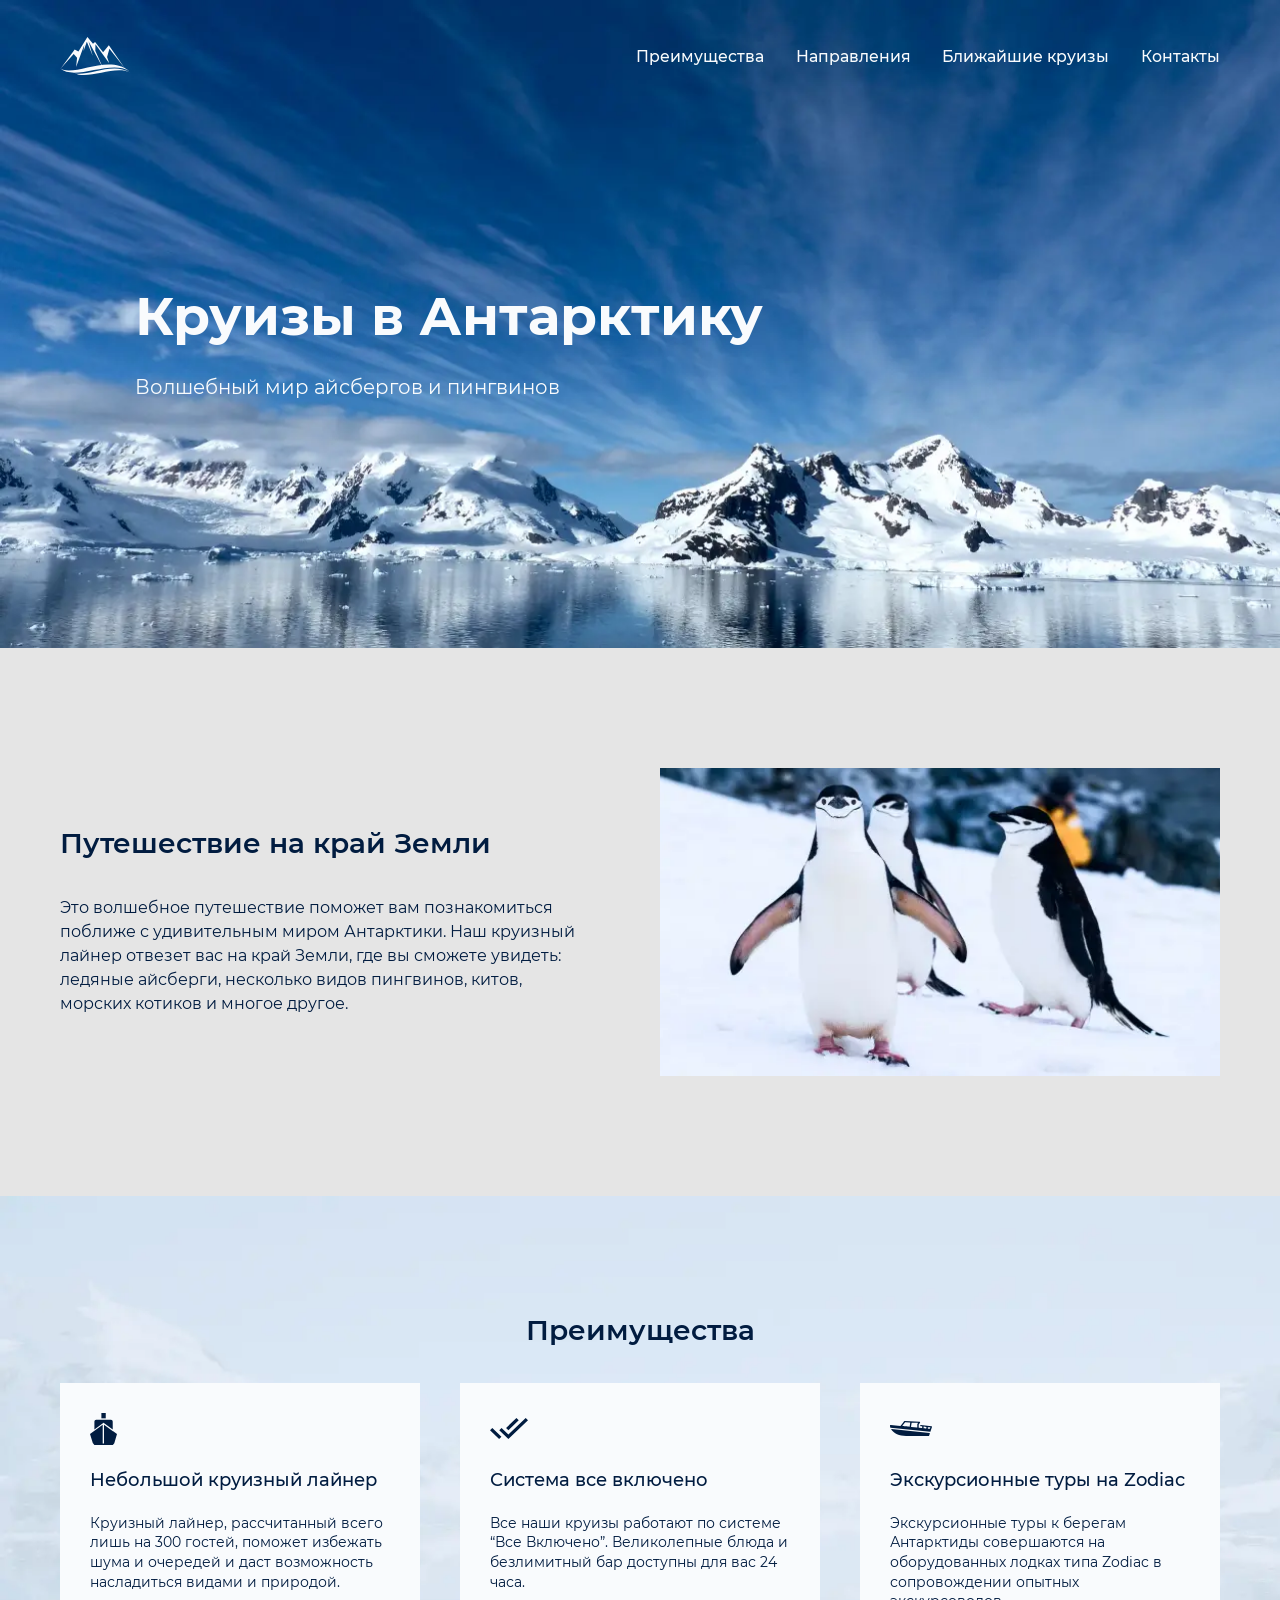
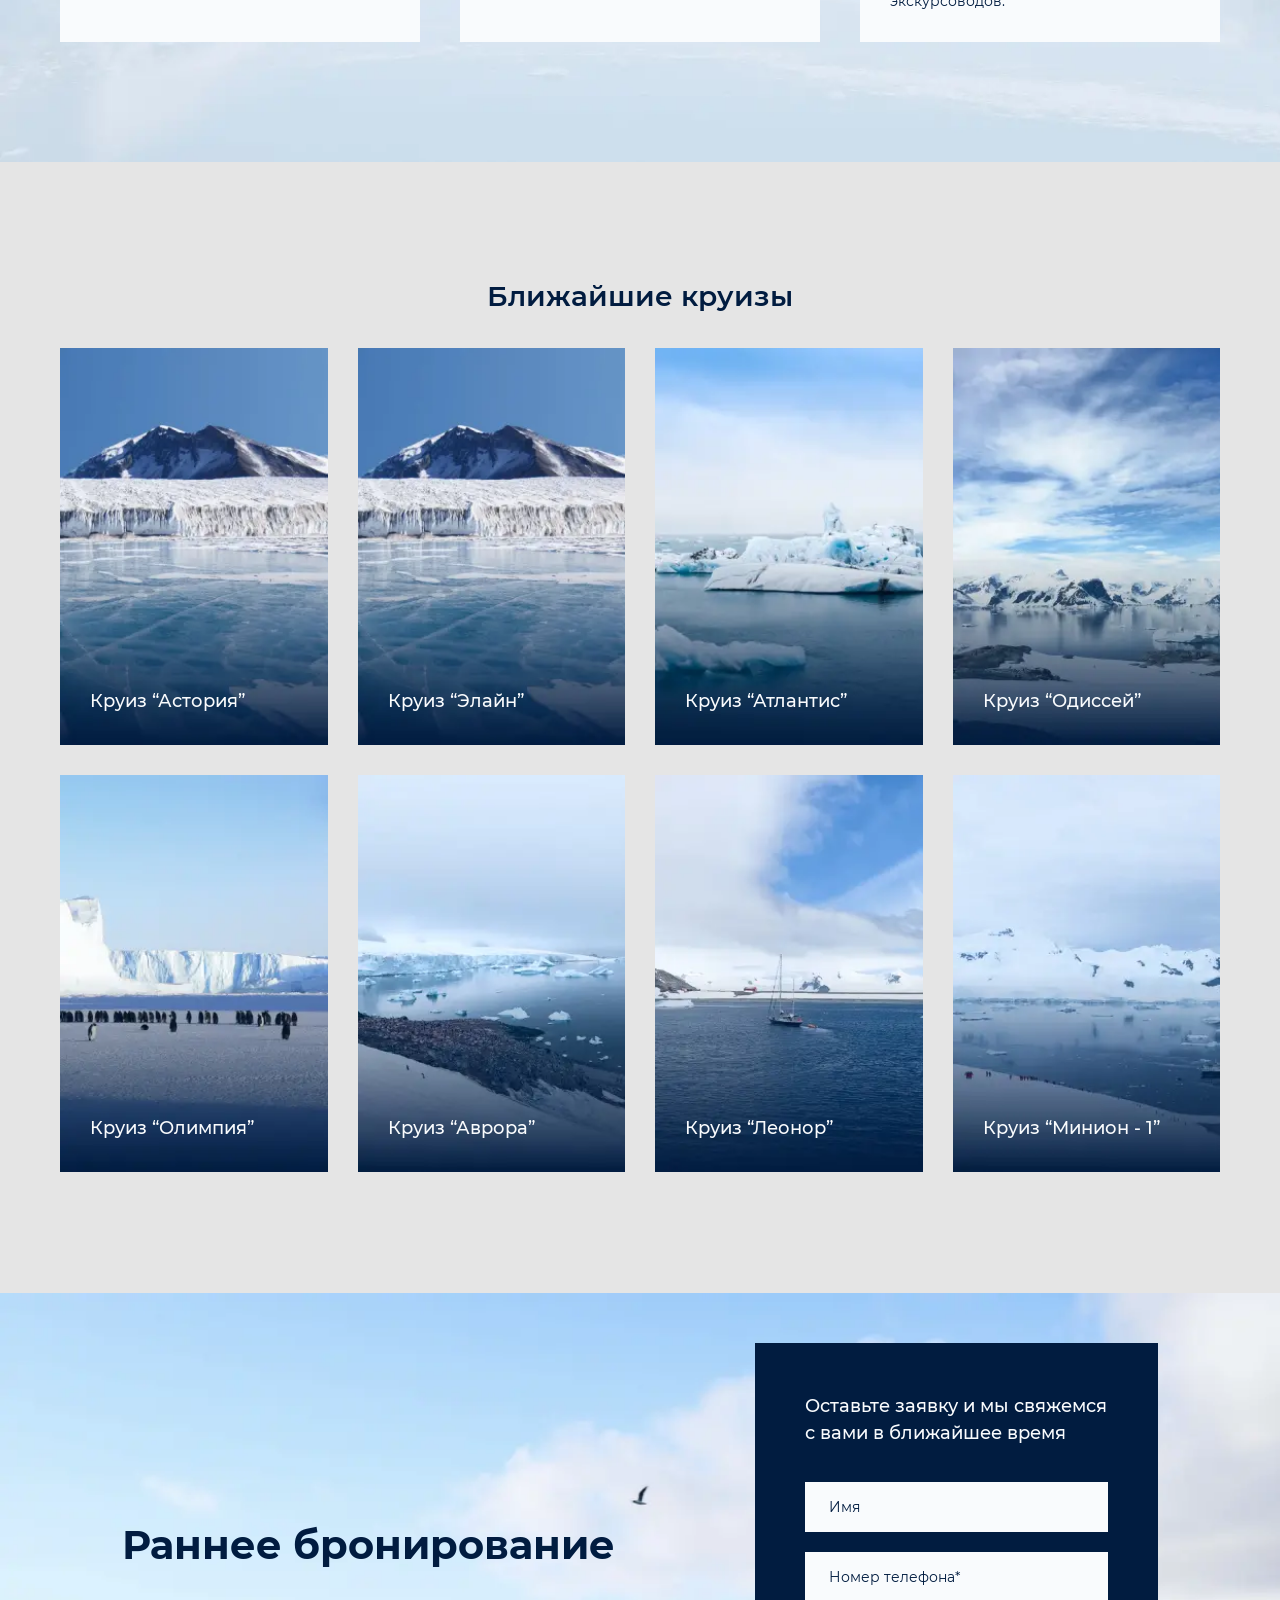
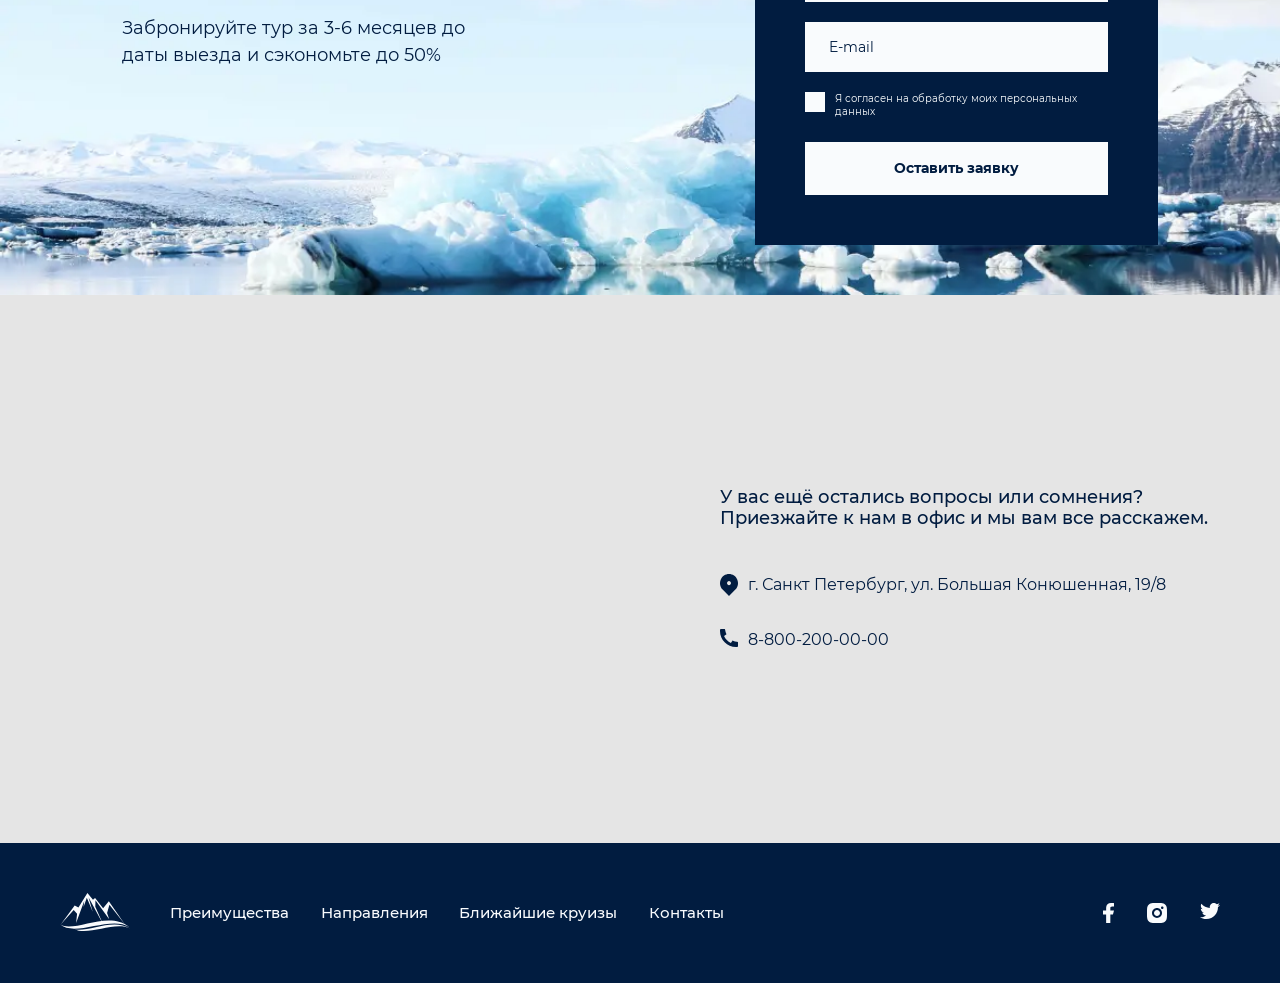
<file: index.html>
<!DOCTYPE html>
<html lang="ru">

<head>
	<title>Круизы в Антарктику </title>
	<meta charset="UTF-8">
	<meta name="format-detection" content="telephone=no">
	<!-- <style>body{opacity: 0;}</style> -->
	<link rel="stylesheet" href="css/style.min.css?_v=20220110163014">
	<link rel="shortcut icon" href="favicon.ico">
	<!-- <meta name="robots" content="noindex, nofollow"> -->
	<meta name="viewport" content="width=device-width, initial-scale=1.0">
</head>

<body>
	<div class="wrapper">
		<header class="header" data-fullscreen="true">
			<div class="header__container">
				<div class="header__body">
					<div class="header__logo logo">
						<a href="#">
							<svg width="70" height="38" viewBox="0 0 70 38">
								<use xlink:href="#logo" />
							</svg>
						</a>
						<!--<img src="img/icons/logo-mountain.svg" alt="">-->
					</div>
					<div class="header__menu menu">
						<button type="button" class="menu__icon icon-menu"><span></span></button>
						<nav class="menu__body">
							<!--<div class="burger__logo"><svg width="70" height="38" viewBox="0 0 70 38">
							<use xlink:href="#logo" />
						</svg></div>-->
							<ul class="menu__list">
								<li data-goto="#advantages" class="menu__item"><a href="#" class="menu__link">Преимущества </a></li>
								<li data-goto="#advantages" class="menu__item"><a href="#" class="menu__link">Направления</a></li>
								<li data-goto="#cruises" class="menu__item"><a href="#" class="menu__link">Ближайшие круизы</a></li>
								<li data-goto="#footer" class="menu__item"><a href="#" class="menu__link">Контакты</a></li>
							</ul>
						</nav>
					</div>
				</div>
			</div>
		</header>
		<main class="page">
			<section class="mainpage">
				<div class="mainpage__container">
					<div class="mainpage__body">
						<h1 class="mainpage__title">Круизы в Антарктику </h1>
						<p class="mainpage__subtitle">Волшебный мир айсбергов и пингвинов</p>
					</div>
				</div>
			</section>

			<section class="travel-description">
				<div class="travel-description__container">
					<div class="travel-description__body">
						<div class="travel-description__content">
							<h2 class="travel-description__title title">Путешествие на край Земли</h2>
							<p class="travel-description__text">Это волшебное путешествие поможет вам познакомиться поближе с удивительным миром Антарктики. Наш круизный лайнер отвезет вас на край Земли, где вы сможете увидеть: ледяные айсберги, несколько видов пингвинов, китов, морских котиков и многое другое.</p>
						</div>
						<div class="travel-description__image">
							<div class="travel-description__image-ibg"><picture><source srcset="img/travel-image.webp"type="image/webp"><img src="img/travel-image.jpg" alt=""></picture></div>
						</div>
					</div>
				</div>
			</section>

			<section id="advantages" class="advantages">
				<div class="advantages__container">
					<h2 class="advantages__title title">Преимущества</h2>
					<div class="advantages__body">
						<div class="advantages__items">
							<div class="advantages__item item-advantage">
								<div class="item-advantage__image"><svg width="27" height="32" viewBox="0 0 27 32" fill="none" xmlns="http://www.w3.org/2000/svg">
										<path d="M4.40549 16.3962L13.2165 9.93576C13.4162 9.8063 13.6711 9.8063 13.8708 9.93576L22.7254 16.3962V8.68818C22.7739 7.6312 21.9743 6.7343 20.9396 6.68484C20.9242 6.68407 20.9089 6.68356 20.8934 6.68322H6.23749C5.20189 6.70667 4.38094 7.58319 4.4039 8.6411C4.40423 8.6568 4.40473 8.67249 4.40549 8.68818V16.3962Z" />
										<path d="M15.7464 0H11.3845V5.34662H15.7464V0Z" />
										<path d="M24.2956 30.1638L27 21.03L23.2052 18.3122L22.9434 18.1785L14.0016 11.8072V30.6094H13.5217L12.6929 30.5649V11.8072L0 21.03L2.79163 30.1193L4.4039 31.9904C4.4039 31.9904 5.7624 31.9904 7.15817 31.9904C7.15817 31.9904 12.2467 31.997 13.5218 31.9904C14.8198 32.012 17.1251 31.9904 17.1251 31.9904H22.8127L24.2956 30.1638Z" />
									</svg>

								</div>
								<h3 class="item-advantage__title">Небольшой круизный лайнер</h3>
								<p class="item-advantage__text">Круизный лайнер, рассчитанный всего лишь на 300 гостей, поможет избежать шума и очередей и даст возможность насладиться видами и природой.</p>
							</div>
						</div>

						<div class="advantages__items">
							<div class="advantages__item item-advantage">
								<div class="item-advantage__image"><svg width="38" height="21" viewBox="0 0 38 21" fill="none" xmlns="http://www.w3.org/2000/svg">
										<path d="M28.7534 2.21506L26.4398 0L16.0732 9.93254L18.3868 12.1476L28.7534 2.21506ZM35.6945 0L18.3787 16.5699L11.5602 10.0421L9.24656 12.2572L18.3787 21L38 2.21506L35.6945 0ZM0 12.2572L9.1321 21L11.4458 18.7849L2.31368 10.0421L0 12.2572Z" fill="#011C40" />
									</svg>

								</div>
								<h3 class="item-advantage__title">Система все включено</h3>
								<p class="item-advantage__text">Все наши круизы работают
									по системе “Все Включено”. Великолепные блюда и безлимитный бар доступны для вас 24 часа.</p>
							</div>
						</div>

						<div class="advantages__items">
							<div class="advantages__item item-advantage">
								<div class="item-advantage__image"><svg width="42" height="15" viewBox="0 0 42 15" fill="" xmlns="http://www.w3.org/2000/svg">
										<path d="M39.555 12.056L1.57287 8.06841C1.28101 8.03777 1.0843 8.33255 1.23548 8.56735C3.66312 12.3403 9.41009 15 16.1 15H38.7584C38.9124 15 39.0475 14.9068 39.093 14.7698L39.8504 12.476C39.9148 12.281 39.7727 12.0788 39.555 12.056Z" />
										<path d="M41.8896 5.51766C41.7782 5.35594 41.597 5.24833 41.3933 5.22287L30.8932 3.91844C30.5145 3.87213 30.1582 4.1219 30.1065 4.47868C30.0547 4.83545 30.3248 5.16418 30.7078 5.21172L31.8964 5.35915C32.07 5.3807 32.2002 5.51896 32.2002 5.68199V6.69033C32.2002 6.884 32.0195 7.03534 31.8131 7.01447L29.0131 6.73466C28.8353 6.71769 28.7002 6.57744 28.7002 6.41113V3.55647C28.7002 3.49189 28.7205 3.42929 28.759 3.37579L29.9826 1.66575C30.1226 1.47009 30.1387 1.21962 30.0253 1.01028C29.9112 0.800253 29.6852 0.66329 29.4332 0.652208L14.7331 3.06689e-05C14.4972 -0.00195651 14.2683 0.0926639 14.1304 0.272657C14.1304 0.272657 11.3332 3.93541 10.72 4.74152C10.6465 4.83805 10.5233 4.88956 10.3973 4.87649L0.774214 3.91653C0.575451 3.89697 0.379396 3.95635 0.231739 4.07956C0.0847386 4.20353 0 4.37962 0 4.56481C0 5.19291 0.0875277 5.80856 0.252739 6.40601C0.289161 6.53778 0.412372 6.63362 0.55724 6.64929L40.1052 10.8012C40.2725 10.8188 40.4293 10.7229 40.479 10.5729L41.9694 6.06093C42.0295 5.87773 42.0001 5.67878 41.8896 5.51766ZM20.2007 1.90513L19.6547 5.46745C19.6281 5.64026 19.4635 5.76354 19.2767 5.74596C17.911 5.61748 12.7799 5.11465 12.7799 5.11465C12.5139 5.0879 12.3768 4.80419 12.5321 4.60073L14.9366 1.46428C15.0059 1.37424 15.1193 1.32273 15.2383 1.328L19.871 1.53345C20.0768 1.54254 20.23 1.71466 20.2007 1.90513ZM27.7894 2.3806L27.3589 2.98065C27.3204 3.03415 27.3001 3.09736 27.3001 3.16194V6.20187C27.3001 6.39554 27.1195 6.54687 26.913 6.52601L21.3577 5.97166C21.161 5.95209 21.0203 5.78379 21.0483 5.6012L21.6146 1.9078C21.6398 1.74149 21.7973 1.62019 21.9779 1.62799L27.5149 1.87386C27.7866 1.88556 27.9406 2.16927 27.7894 2.3806ZM36.4001 7.1097C36.4001 7.30337 36.2195 7.45471 36.013 7.43384C36.013 7.43384 34.5598 7.28121 33.9088 7.20952C33.7324 7.19064 33.6001 7.051 33.6001 6.88599V5.94292C33.6001 5.74596 33.7863 5.59333 33.9963 5.61939L36.0963 5.88025C36.2699 5.90241 36.4001 6.04068 36.4001 6.20378V7.1097ZM40.2662 6.78228L40.0065 7.56752C39.9576 7.71625 39.8014 7.81209 39.6348 7.79581L38.1123 7.64387C37.9352 7.62629 37.8001 7.48604 37.8001 7.31973V6.46532C37.8001 6.26836 37.9863 6.11573 38.1963 6.14179L39.9778 6.3629C40.192 6.38965 40.3299 6.58929 40.2662 6.78228Z" />
									</svg>


								</div>
								<h3 class="item-advantage__title">Экскурсионные туры на Zodiac</h3>
								<p class="item-advantage__text">Экскурсионные туры к берегам Антарктиды совершаются на оборудованных лодках типа Zodiac в сопровождении опытных экскурсоводов.</p>
							</div>
						</div>
					</div>
				</div>
			</section>

			<section id="cruises" class="cruises">
				<div class="cruises__container">
					<h2 class="cruises__title title">Ближайшие круизы</h2>

					<div class="cruises__body">

						<div class="cruises__item cruise-card">
							<div class="cruise-card__front">
								<div class="cruise-card__image-ibg"><picture><source srcset="img/card-astoria.webp"type="image/webp"><img src="img/card-astoria.jpg" alt="cruise-image" title="cruise-image" width="260" height="386"></picture></div>
								<p class="cruise-card__title">Круиз “Астория”</p>
							</div>
							<div class="cruise-card__info">
								<p class="cruise-card__title">Круиз “Астория”</p>
								<div class="info-cruise__body body-info">
									<div class=" info-cruise__item item-info">
										<p class="item-info__title">Маршрут</p>
										<p class="item-info__text">Аргентина - Фолклендские острова - Антарктида
										</p>
									</div>
									<div class="info-cruise__item item-info">
										<p class="item-info__title">Порт отправления</p>
										<p class="item-info__text">Ушуайя</p>
									</div>
									<div class="info-cruise__item item-info">
										<p class="item-info__title">Продолжительность</p>
										<p class="item-info__text">11 дней
										</p>
									</div>
									<div class="info-cruise__item item-info">
										<p class="item-info__title">Цена</p>
										<p class="item-info__text">от 11500 $
										</p>
									</div>
								</div>
								<a href="#" class="cruise-button button-white"><span>Забронировать</span> </a>
							</div>
						</div>

						<div class="cruises__item cruise-card">
							<div class="cruise-card__front">
								<div class="cruise-card__image-ibg"><picture><source srcset="img/card-astoria.webp"type="image/webp"><img src="img/card-astoria.jpg" alt="cruise-image" title="cruise-image" width="260" height="386"></picture></div>
								<p class="cruise-card__title">Круиз “Элайн”</p>
							</div>
							<div class="cruise-card__info">
								<p class="cruise-card__title">Круиз “Элайн”</p>
								<div class="info-cruise__body body-info">
									<div class=" info-cruise__item item-info">
										<p class="item-info__title">Маршрут</p>
										<p class="item-info__text">Аргентина - Фолклендские острова - Антарктида - Чили
										</p>
									</div>
									<div class="info-cruise__item item-info">
										<p class="item-info__title">Порт отправления</p>
										<p class="item-info__text">Буэнос-Айрес</p>
									</div>
									<div class="info-cruise__item item-info">
										<p class="item-info__title">Продолжительность</p>
										<p class="item-info__text">20 дней
										</p>
									</div>
									<div class="info-cruise__item item-info">
										<p class="item-info__title">Цена</p>
										<p class="item-info__text">от 14500 $
										</p>
									</div>
								</div>
								<a href="#" class="cruise-button button-white"><span>Забронировать</span> </a>
							</div>
						</div>

						<div class="cruises__item cruise-card">
							<div class="cruise-card__front">
								<div class="cruise-card__image-ibg"><picture><source srcset="img/card-atlantis.webp"type="image/webp"><img src="img/card-atlantis.jpg" alt="cruise-image" title="cruise-image" width="260" height="386"></picture></div>
								<p class="cruise-card__title">Круиз “Атлантис”</p>
							</div>
							<div class="cruise-card__info">
								<p class="cruise-card__title">Круиз “Атлантис”</p>
								<div class="info-cruise__body body-info">
									<div class=" info-cruise__item item-info">
										<p class="item-info__title">Маршрут</p>
										<p class="item-info__text">Аргентина - Южная Георгия и Южные Сандвичевы Острова - Антарктида
										</p>
									</div>
									<div class="info-cruise__item item-info">
										<p class="item-info__title">Порт отправления</p>
										<p class="item-info__text">Ушуайя</p>
									</div>
									<div class="info-cruise__item item-info">
										<p class="item-info__title">Продолжительность</p>
										<p class="item-info__text">15 дней
										</p>
									</div>
									<div class="info-cruise__item item-info">
										<p class="item-info__title">Цена</p>
										<p class="item-info__text">от 14500 $
										</p>
									</div>
								</div>
								<a href="#" class="cruise-button button-white"><span>Забронировать</span> </a>
							</div>
						</div>

						<div class="cruises__item cruise-card">
							<div class="cruise-card__front">
								<div class="cruise-card__image-ibg"><picture><source srcset="img/card-odissey.webp"type="image/webp"><img src="img/card-odissey.jpg" alt="cruise-image" title="cruise-image" width="260" height="386"></picture></div>
								<p class="cruise-card__title">Круиз “Одиссей”</p>
							</div>
							<div class="cruise-card__info">
								<p class="cruise-card__title">Круиз “Одиссей”</p>
								<div class="info-cruise__body body-info">
									<div class=" info-cruise__item item-info">
										<p class="item-info__title">Маршрут</p>
										<p class="item-info__text">Чили - Антарктида
										</p>
									</div>
									<div class="info-cruise__item item-info">
										<p class="item-info__title">Порт отправления</p>
										<p class="item-info__text">Пунта-Аренас
										</p>
									</div>
									<div class="info-cruise__item item-info">
										<p class="item-info__title">Продолжительность</p>
										<p class="item-info__text">13 дней
										</p>
									</div>
									<div class="info-cruise__item item-info">
										<p class="item-info__title">Цена</p>
										<p class="item-info__text">от 9700 $
										</p>
									</div>
								</div>
								<a href="#" class="cruise-button button-white"><span>Забронировать</span> </a>
							</div>
						</div>

						<div class="cruises__item cruise-card">
							<div class="cruise-card__front">
								<div class="cruise-card__image-ibg"><picture><source srcset="img/card-olimpia.webp"type="image/webp"><img src="img/card-olimpia.jpg" alt="cruise-image" title="cruise-image" width="260" height="386"></picture></div>
								<p class="cruise-card__title">Круиз “Олимпия”</p>
							</div>
							<div class="cruise-card__info">
								<p class="cruise-card__title">Круиз “Олимпия”</p>
								<div class="info-cruise__body body-info">
									<div class=" info-cruise__item item-info">
										<p class="item-info__title">Маршрут</p>
										<p class="item-info__text">Аргентина - Фолклендские острова - Южная Георгия - Антарктида
										</p>
									</div>
									<div class="info-cruise__item item-info">
										<p class="item-info__title">Порт отправления</p>
										<p class="item-info__text">Ушуайя</p>
									</div>
									<div class="info-cruise__item item-info">
										<p class="item-info__title">Продолжительность</p>
										<p class="item-info__text">21 день
										</p>
									</div>
									<div class="info-cruise__item item-info">
										<p class="item-info__title">Цена</p>
										<p class="item-info__text">от 18600 $
										</p>
									</div>
								</div>
								<a href="#" class="cruise-button button-white"><span>Забронировать</span> </a>
							</div>
						</div>

						<div class="cruises__item cruise-card">
							<div class="cruise-card__front">
								<div class="cruise-card__image-ibg"><picture><source srcset="img/card-aurora.webp"type="image/webp"><img src="img/card-aurora.jpg" alt="cruise-image" title="cruise-image" width="260" height="386"></picture></div>
								<p class="cruise-card__title">Круиз “Аврора”</p>
							</div>
							<div class="cruise-card__info">
								<p class="cruise-card__title">Круиз “Аврора”</p>
								<div class="info-cruise__body body-info">
									<div class=" info-cruise__item item-info">
										<p class="item-info__title">Маршрут</p>
										<p class="item-info__text">Аргентина - Антарктида - Чили
										</p>
									</div>
									<div class="info-cruise__item item-info">
										<p class="item-info__title">Порт отправления</p>
										<p class="item-info__text">Ушуайя</p>
									</div>
									<div class="info-cruise__item item-info">
										<p class="item-info__title">Продолжительность</p>
										<p class="item-info__text">14 дней
										</p>
									</div>
									<div class="info-cruise__item item-info">
										<p class="item-info__title">Цена</p>
										<p class="item-info__text">от 11700 $
										</p>
									</div>
								</div>
								<a href="#" class="cruise-button button-white"><span>Забронировать</span> </a>
							</div>
						</div>

						<div class="cruises__item cruise-card">
							<div class="cruise-card__front">
								<div class="cruise-card__image-ibg"><picture><source srcset="img/card-leonor.webp"type="image/webp"><img src="img/card-leonor.jpg" alt="cruise-image" title="cruise-image" width="260" height="386"></picture></div>
								<p class="cruise-card__title">Круиз “Леонор”</p>
							</div>
							<div class="cruise-card__info">
								<p class="cruise-card__title">Круиз “Леонор”</p>
								<div class="info-cruise__body body-info">
									<div class=" info-cruise__item item-info">
										<p class="item-info__title">Маршрут</p>
										<p class="item-info__text">Чили - Южная Георгия - Антарктида - Аргентина
										</p>
									</div>
									<div class="info-cruise__item item-info">
										<p class="item-info__title">Порт отправления</p>
										<p class="item-info__text">Чили - Южная Георгия - Антарктида - Аргентина</p>
									</div>
									<div class="info-cruise__item item-info">
										<p class="item-info__title">Продолжительность</p>
										<p class="item-info__text">17 дней
										</p>
									</div>
									<div class="info-cruise__item item-info">
										<p class="item-info__title">Цена</p>
										<p class="item-info__text">от 12500 $
										</p>
									</div>
								</div>
								<a href="#" class="cruise-button button-white"><span>Забронировать</span> </a>
							</div>
						</div>

						<div class="cruises__item cruise-card">
							<div class="cruise-card__front">
								<div class="cruise-card__image-ibg"><picture><source srcset="img/card-minion-1.webp"type="image/webp"><img src="img/card-minion-1.jpg" alt="cruise-image" title="cruise-image" width="260" height="386"></picture></div>
								<p class="cruise-card__title">Круиз “Минион - 1”</p>
							</div>
							<div class="cruise-card__info">
								<p class="cruise-card__title">Круиз “Минион - 1”</p>
								<div class="info-cruise__body body-info">
									<div class=" info-cruise__item item-info">
										<p class="item-info__title">Маршрут</p>
										<p class="item-info__text">Аргентина - Фолклендские острова - Антарктида
										</p>
									</div>
									<div class="info-cruise__item item-info">
										<p class="item-info__title">Порт отправления</p>
										<p class="item-info__text">Ушуайя</p>
									</div>
									<div class="info-cruise__item item-info">
										<p class="item-info__title">Продолжительность</p>
										<p class="item-info__text">11 дней
										</p>
									</div>
									<div class="info-cruise__item item-info">
										<p class="item-info__title">Цена</p>
										<p class="item-info__text">от 12300 $
										</p>
									</div>
								</div>
								<a href="#" class="cruise-button button-white"><span>Забронировать</span> </a>
							</div>
						</div>

					</div>
				</div>
			</section>

			<section class="booking">
				<div class="booking__container">
					<div class="booking__body">
						<div class="booking__content">
							<h5 class="booking__title">Раннее бронирование</h5>
							<p class="booking__text">Забронируйте тур за 3-6 месяцев
								до даты выезда и сэкономьте до 50%</p>
						</div>
						<div class="booking__form form-box">
							<p class="form-box__title">Оставьте заявку и мы свяжемся с вами в ближайшее время</p>
							<form data-dev data-popup-message=".popup" action="#" class="form">
								<div class="form__item form__name"><input id="name" class="form__input" type="text" placeholder=" "><label for="name" class="form__label">Имя</label></div>
								<div class="form__item form__phone"><input id="phone" class="form__input" type="tel" placeholder=" " required><label for="phone" class="form__label">Номер телефона*</label></div>
								<div class="form__item form__email"><input id="email" class="form__input" type="email" placeholder=" "><label for="email" class="form__label">E-mail</label></div>
								<div class="checkbox">
									<input id="c_1" data-error="Ошибка" class="checkbox__input" type="checkbox" value="1" name="form[]" required>
									<label for="c_1" class="checkbox__label"><span class="checkbox__text">Я согласен на обработку моих персональных данных</span></label>
								</div>
								<button data-dev class="form__button button-white"><span>Оставить заявку</span></button>

							</form>
						</div>
					</div>
				</div>
			</section>
		</main>
		<footer id="footer" class="footer">
			<div class="footer__top">
				<div class="footer__container">
					<div class="footer__body">
						<div class="footer__map">
							<!--<iframe src="https://yandex.ru/map-widget/v1/?um=constructor%3A89e890160628f506641a7f3c91950913558fe32edab5dac98abb16bc0fd6cffd&amp;source=constructor" width="100%" height="306" frameborder="0"></iframe>-->
							<iframe src="https://www.google.com/maps/embed?pb=!1m18!1m12!1m3!1d1998.6036253002721!2d30.32085871556105!3d59.938719169054814!2m3!1f0!2f0!3f0!3m2!1i1024!2i768!4f13.1!3m3!1m2!1s0x4696310fca145cc1%3A0x42b32648d8238007!2z0JHQvtC70YzRiNCw0Y8g0JrQvtC90Y7RiNC10L3QvdCw0Y8g0YPQuy4sIDE5LzgsINCh0LDQvdC60YIt0J_QtdGC0LXRgNCx0YPRgNCzLCAxOTExODY!5e0!3m2!1sru!2sru!4v1641819251901!5m2!1sru!2sru" width="560" height="306" style="border:0;" allowfullscreen="" loading="lazy"></iframe>
						</div>
						<div class="footer__content">
							<p class="footer__text">У вас ещё остались вопросы или сомнения?
								Приезжайте к нам в офис и мы вам все расскажем.</p>
							<p class="footer__adress footer__contact">г. Санкт Петербург, ул. Большая Конюшенная, 19/8</p>
							<p class="footer__phone footer__contact">8-800-200-00-00</p>
						</div>
					</div>
				</div>
			</div>

			<div class="footer__bottom bottom">
				<div class="footer__container">
					<div class="bottom__body">
						<div class="bottom__logo logo">
							<a href="#">
								<svg width="70" height="38" viewBox="0 0 70 38">
									<symbol>
										<g id="logo">
											<path fill-rule="evenodd" clip-rule="evenodd" d="M0.903517 31.125L14.6726 12.5429L18.4395 14.556L27.4026 0L32.9879 6.65881L35.0665 4.95532L43.1199 15.1755L48.8355 8.36191L64.8126 31.125L49.42 11.7689L47.0817 19.8984L49.225 26.3249L35.456 7.35558L35.3069 13.8279L43.1199 31.125L28.5064 4.33574L32.7282 18.8145L26.8181 4.72292L23.5706 14.0916L24.2198 7.97472L16.1013 30.0411L17.0753 20.75L13.6981 17.0338L0.903517 31.125Z" />
											<path fill-rule="evenodd" clip-rule="evenodd" d="M69.4414 34.0314C47.641 16.428 13.7091 40.6289 0 31.2961C15.0723 44.5215 50.3019 22.1644 69.4414 34.0314Z" />
											<path fill-rule="evenodd" clip-rule="evenodd" d="M70 35.4157C52.8956 24.5171 27.4568 39.6838 14.4189 36.1717C28.5467 43.0283 54.8482 27.8361 70 35.4157Z" />
										</g>
									</symbol>
									<use xlink:href="#logo" />
								</svg>
							</a>
						</div>
						<div class="bottom__menu menu">
							<nav class="menu__body">
								<ul class="menu__list">
									<li class="menu__item"><a href="" class="menu__link">Преимущества </a></li>
									<li class="menu__item"><a href="" class="menu__link">Направления</a></li>
									<li class="menu__item"><a href="" class="menu__link">Ближайшие круизы</a></li>
									<li class="menu__item"><a href="" class="menu__link">Контакты</a></li>
								</ul>
							</nav>
						</div>
						<div class="bottom__social">
							<ul class="social">
								<li class="social__item facebook"><a href="#"><img src="img/icons/social-facebook.svg" alt="social-icon" title="facebook" width="11" height="20"></a></li>
								<li class="social__item instagram"><a href="#"><img src="img/icons/social-instagram.svg" alt="social-icon" title="instagram" width="20" height="20"></a></li>
								<li class="social__item twitter"><a href="#"><img src="img/icons/social-twitter.svg" alt="social-icon" title="twitter" width="20" height="16"></a></li>
							</ul>
						</div>
					</div>
				</div>
			</div>


			<!--<svg width="70" height="38" viewBox="0 0 70 38">
		<symbol>
			<g id="logo">
				<path fill-rule="evenodd" clip-rule="evenodd" d="M0.903517 31.125L14.6726 12.5429L18.4395 14.556L27.4026 0L32.9879 6.65881L35.0665 4.95532L43.1199 15.1755L48.8355 8.36191L64.8126 31.125L49.42 11.7689L47.0817 19.8984L49.225 26.3249L35.456 7.35558L35.3069 13.8279L43.1199 31.125L28.5064 4.33574L32.7282 18.8145L26.8181 4.72292L23.5706 14.0916L24.2198 7.97472L16.1013 30.0411L17.0753 20.75L13.6981 17.0338L0.903517 31.125Z" />
				<path fill-rule="evenodd" clip-rule="evenodd" d="M69.4414 34.0314C47.641 16.428 13.7091 40.6289 0 31.2961C15.0723 44.5215 50.3019 22.1644 69.4414 34.0314Z" />
				<path fill-rule="evenodd" clip-rule="evenodd" d="M70 35.4157C52.8956 24.5171 27.4568 39.6838 14.4189 36.1717C28.5467 43.0283 54.8482 27.8361 70 35.4157Z" />
			</g>
		</symbol>


	</svg>-->

		</footer>
	</div>
	<div id="popup" aria-hidden="true" class="popup">
		<div class="popup__wrapper">
			<div class="popup__content">
				<button data-close type="button" class="popup__close"><span></span></button>
				<div class="popup__text">
					<p><span class="popup-big">Спасибо!</span> </p>
					<p>Ваша заявка принята. В ближайшее время мы с вами свяжемся.</p>

				</div>
			</div>
		</div>
	</div>
	<script src="js/app.min.js?_v=20220110163014"></script>
</body>

</html>
</file>
<file: css/style.min.css>
@charset "UTF-8";@font-face{font-family:Montserrat;font-display:swap;src:url(../fonts/Montserrat-Bold.woff2) format("woff2"),url(../fonts/Montserrat-Bold.woff) format("woff");font-weight:700;font-style:normal}@font-face{font-family:Montserrat;font-display:swap;src:url(../fonts/Montserrat-Medium.woff2) format("woff2"),url(../fonts/Montserrat-Medium.woff) format("woff");font-weight:500;font-style:normal}@font-face{font-family:Montserrat;font-display:swap;src:url(../fonts/Montserrat-Regular.woff2) format("woff2"),url(../fonts/Montserrat-Regular.woff) format("woff");font-weight:400;font-style:normal}@font-face{font-family:Montserrat;font-display:swap;src:url(../fonts/Montserrat-SemiBold.woff2) format("woff2"),url(../fonts/Montserrat-SemiBold.woff) format("woff");font-weight:600;font-style:normal}*{padding:0;margin:0;border:0}*,:after,:before{-webkit-box-sizing:border-box;box-sizing:border-box}body,html{height:100%;min-width:320px}body{color:#011c40;line-height:1;font-family:Montserrat;font-size:.875rem;-ms-text-size-adjust:100%;-moz-text-size-adjust:100%;-webkit-text-size-adjust:100%;-webkit-font-smoothing:antialiased;-moz-osx-font-smoothing:grayscale}button,input,textarea{font-family:Montserrat;font-size:inherit}button{cursor:pointer;color:inherit;background-color:inherit}a{color:inherit}a:link,a:visited{text-decoration:none}a:hover{text-decoration:none}ul li{list-style:none}img{vertical-align:top}h1,h2,h3,h4,h5,h6{font-weight:inherit;font-size:inherit}.wrapper{min-height:100%;display:-webkit-box;display:-ms-flexbox;display:flex;-webkit-box-orient:vertical;-webkit-box-direction:normal;-ms-flex-direction:column;flex-direction:column;overflow:hidden}.wrapper>main{-webkit-box-flex:1;-ms-flex:1 1 auto;flex:1 1 auto}.wrapper>*{min-width:0}[class*=__container]{max-width:72.5rem;-webkit-box-sizing:content-box;box-sizing:content-box;margin:0 auto;padding:0 .9375rem}.checkbox{position:relative}.checkbox:not(:last-child){margin-bottom:.3125em}.checkbox__input{position:absolute;width:0;height:0;opacity:0}.checkbox__input:focus+.checkbox__label:before{-webkit-box-shadow:0 0 5px #000;box-shadow:0 0 5px #000}.checkbox__input:checked+.checkbox__label:before{background:#f9fbfd url(../img/icons/icon-check.svg) center/12px 8px no-repeat}.checkbox__label{cursor:pointer;display:-webkit-inline-box;display:-ms-inline-flexbox;display:inline-flex;-webkit-box-align:center;-ms-flex-align:center;align-items:center;position:relative;gap:10px}.checkbox__label:before{content:"";-ms-flex-item-align:start;align-self:flex-start;-webkit-box-flex:0;-ms-flex:0 0 20px;flex:0 0 20px;width:20px;height:20px;background-color:#f9fbfd}.checkbox__text{font-size:.625rem;line-height:130%;color:#f9fbfd}body::after{content:"";background-color:rgba(0,0,0,.5);position:fixed;width:100%;height:100%;top:0;left:0;opacity:0;-webkit-transition:opacity .8s ease 0s;-o-transition:opacity .8s ease 0s;transition:opacity .8s ease 0s;pointer-events:none;z-index:149}body.popup-show::after{opacity:1}.popup{position:fixed;top:0;left:0;bottom:0;right:0;padding:30px 10px;-webkit-transition:visibility .8s ease 0s;-o-transition:visibility .8s ease 0s;transition:visibility .8s ease 0s;visibility:hidden;pointer-events:none}.popup_show{z-index:150;visibility:visible;overflow:auto;pointer-events:auto}.popup_show .popup__content{visibility:visible;-webkit-transform:scale(1);-ms-transform:scale(1);transform:scale(1);display:-ms-grid;display:grid}.popup__wrapper{display:-webkit-box;display:-ms-flexbox;display:flex;-webkit-box-orient:vertical;-webkit-box-direction:normal;-ms-flex-direction:column;flex-direction:column;-webkit-box-align:center;-ms-flex-align:center;align-items:center;min-height:100%;-webkit-box-flex:1;-ms-flex:1 1 auto;flex:1 1 auto;width:100%;display:flex;-webkit-box-pack:center;-ms-flex-pack:center;justify-content:center;align-items:center}.popup__content{visibility:hidden;-webkit-transform:scale(0);-ms-transform:scale(0);transform:scale(0);-webkit-transition:-webkit-transform .3s ease 0s;transition:-webkit-transform .3s ease 0s;-o-transition:transform .3s ease 0s;transition:transform .3s ease 0s;transition:transform .3s ease 0s,-webkit-transform .3s ease 0s;background-color:#eee;padding:20px;width:100%;max-width:900px;border-radius:20px}.lock .popup__content{visibility:visible}.popup__close{-ms-grid-column-align:end;justify-self:end}.popup__close span{position:relative;display:block;width:20px;height:20px}.popup__close span:after,.popup__close span:before{position:absolute;content:"";display:inline-block;width:20px;height:2px;background-color:#011c40}.popup__close span:before{-webkit-transform:rotate(45deg);-ms-transform:rotate(45deg);transform:rotate(45deg);left:0}.popup__close span:after{-webkit-transform:rotate(-45deg);-ms-transform:rotate(-45deg);transform:rotate(-45deg);right:0}.popup__text{font-size:24px;font-weight:500;text-align:center;-ms-grid-column-align:center;justify-self:center;max-width:500px}.popup__text span.popup-big{font-weight:700;font-size:28px}.popup__text>:not(:last-child){margin-bottom:30px}[class*=-ibg]{position:relative}[class*=-ibg] img{position:absolute;width:100%;height:100%;top:0;left:0;-o-object-fit:cover;object-fit:cover}[class*=-ibg_contain] img{-o-object-fit:contain;object-fit:contain}.logo{min-width:38px;-webkit-transition:all .3s ease-in 0s;-o-transition:all .3s ease-in 0s;transition:all .3s ease-in 0s}.logo a svg{fill:#f9fbfd;width:70px;height:38px;-webkit-transition:all .5s ease 0s;-o-transition:all .5s ease 0s;transition:all .5s ease 0s;max-width:100%}.header{color:#f9fbfd;position:fixed;z-index:33;width:100%;-webkit-transition:all .3s ease 0s;-o-transition:all .3s ease 0s;transition:all .3s ease 0s}.header._header-scroll:before{content:"";position:absolute;width:100%;height:100%;top:0;left:0;background:-webkit-gradient(linear,left top,left bottom,color-stop(8%,#020024),color-stop(49%,rgba(9,9,121,.9247898989)),color-stop(69%,rgba(9,9,121,.9247898989)),color-stop(85%,rgba(9,13,121,.3)),to(rgba(9,13,121,0)));background:-o-linear-gradient(top,#020024 8%,rgba(9,9,121,.9247898989) 49%,rgba(9,9,121,.9247898989) 69%,rgba(9,13,121,.3) 85%,rgba(9,13,121,0) 100%);background:linear-gradient(180deg,#020024 8%,rgba(9,9,121,.9247898989) 49%,rgba(9,9,121,.9247898989) 69%,rgba(9,13,121,.3) 85%,rgba(9,13,121,0) 100%);-webkit-transition:all .3s ease 0s;-o-transition:all .3s ease 0s;transition:all .3s ease 0s}.header__body{display:-webkit-box;display:-ms-flexbox;display:flex;-webkit-column-gap:15px;-moz-column-gap:15px;column-gap:15px;-webkit-box-pack:justify;-ms-flex-pack:justify;justify-content:space-between;-webkit-box-align:center;-ms-flex-align:center;align-items:center}.header__logo{position:relative}.menu__list{display:-webkit-box;display:-ms-flexbox;display:flex;-webkit-box-align:center;-ms-flex-align:center;align-items:center;-ms-flex-wrap:wrap;flex-wrap:wrap}.menu__list{display:-webkit-box;display:-ms-flexbox;display:flex;-webkit-box-align:center;-ms-flex-align:center;align-items:center;-ms-flex-wrap:wrap;flex-wrap:wrap;row-gap:10px}.menu__link{position:relative}.menu__link:after{content:"";width:0;position:absolute;height:1px;left:0;bottom:-2px;background-color:#f9fbfd;-webkit-transition:all .3s ease 0s;-o-transition:all .3s ease 0s;transition:all .3s ease 0s}.menu__link:hover:after{width:100%}.menu-open .header .menu__body{left:0}.menu-open .header__menu .menu__list{-webkit-transform:translate(0);-ms-transform:translate(0);transform:translate(0)}.menu-open .menu__link:after{background-color:#011c40}.menu-open .logo{position:relative;z-index:30}.menu-open .logo svg{fill:#011c40}.menu-open .icon-menu span,.menu-open .icon-menu::after,.menu-open .icon-menu::before{background-color:#011c40}.menu__list{font-weight:500}.icon-menu{display:none}.footer__top{background-color:#e5e5e5;padding-top:7.5rem;padding-bottom:7.5rem}.footer__body{display:-webkit-box;display:-ms-flexbox;display:flex;-webkit-box-align:center;-ms-flex-align:center;align-items:center;-webkit-box-pack:justify;-ms-flex-pack:justify;justify-content:space-between;gap:30px}.footer__map{overflow:hidden;max-width:560px;-webkit-box-flex:1;-ms-flex-positive:1;flex-grow:1}.footer__map iframe{width:100%}.footer__content{line-height:150%;max-width:500px}.footer__text{font-weight:500;font-size:1.125rem;margin-bottom:45px}.footer__contact{font-size:1rem;display:-webkit-box;display:-ms-flexbox;display:flex;-webkit-box-align:center;-ms-flex-align:center;align-items:center;min-height:22px;-webkit-column-gap:10px;-moz-column-gap:10px;column-gap:10px}.footer__adress{margin-bottom:33px}.footer__adress:before{content:"";width:18px;height:22px;background:url(../img/icons/icon-map.svg) 0 0/18px 22px no-repeat}.footer__phone{min-height:18px}.footer__phone:before{content:"";width:18px;height:22px;background:url(../img/icons/icon-phone.svg) 0 0/18px 18px no-repeat}.bottom{background-color:#011c40;color:#f9fbfd}.bottom__body{display:-ms-grid;display:grid;-ms-grid-columns:auto auto 1fr;grid-template-columns:auto auto 1fr;-webkit-box-align:center;-ms-flex-align:center;align-items:center;-webkit-box-pack:start;-ms-flex-pack:start;justify-content:start;gap:40px}.bottom__menu{font-weight:500;line-height:125%}.social{-ms-grid-column-align:end;justify-self:end;display:-ms-grid;display:grid;-ms-grid-columns:1fr;grid-template-columns:1fr;grid-auto-flow:column;gap:33px;justify-items:end;-webkit-transition:all .3s ease 0s;-o-transition:all .3s ease 0s;transition:all .3s ease 0s}.social li{-webkit-transition:all .3s ease 0s;-o-transition:all .3s ease 0s;transition:all .3s ease 0s}.social li:hover{-webkit-transform:scale(1.2);-ms-transform:scale(1.2);transform:scale(1.2)}.social__item img{width:100%;height:auto}li.social__item:hover{-webkit-transform:scale(1.5);-ms-transform:scale(1.5);transform:scale(1.5)}.no-webp .mainpage{background:url(../img/mainpage-bg.jpg) 0 0/cover no-repeat}.mainpage{color:#f9fbfd;padding-top:283px;padding-bottom:100px;min-height:31.25rem}.mainpage__body{display:-webkit-box;display:-ms-flexbox;display:flex;-webkit-box-orient:vertical;-webkit-box-direction:normal;-ms-flex-direction:column;flex-direction:column;-webkit-box-pack:center;-ms-flex-pack:center;justify-content:center}.mainpage__title{font-weight:700;line-height:122%;margin-bottom:1.875rem}.travel-description{background-color:#e5e5e5;padding-top:7.5rem;padding-bottom:7.5rem}.travel-description__body{display:-webkit-box;display:-ms-flexbox;display:flex;-webkit-box-align:center;-ms-flex-align:center;align-items:center}.travel-description__content{-webkit-transition:all .3s ease 0s;-o-transition:all .3s ease 0s;transition:all .3s ease 0s}.travel-description__text{font-size:1rem;line-height:150%}.travel-description__image{-ms-flex-item-align:start;align-self:flex-start;-webkit-box-flex:0;-ms-flex:0 0 48.275%;flex:0 0 48.275%}.travel-description__image-ibg{padding-bottom:55%}.title{font-weight:600;font-size:28px}.no-webp .advantages{background:url(../img/advantages-bg.jpg) 0 0/cover no-repeat}.advantages{padding-top:7.5rem;padding-bottom:7.5rem}.advantages__title{text-align:center}.advantages__body{display:-webkit-box;display:-ms-flexbox;display:flex;margin:0 -20px;-ms-flex-wrap:wrap;flex-wrap:wrap;row-gap:20px}.advantages__items{padding:0 20px;display:-webkit-box;display:-ms-flexbox;display:flex;-webkit-box-flex:0;-ms-flex:0 0 33.333%;flex:0 0 33.333%}.advantages__item{background:#f9fbfd;padding:1.875rem;display:-webkit-box;display:-ms-flexbox;display:flex;-webkit-box-orient:vertical;-webkit-box-direction:normal;-ms-flex-direction:column;flex-direction:column;-webkit-transition:all .3s ease-in 0s;-o-transition:all .3s ease-in 0s;transition:all .3s ease-in 0s}.advantages__item:hover{background:#011c40;color:#f9fbfd}.item-advantage__image{min-height:32px;margin-bottom:22px;display:-webkit-box;display:-ms-flexbox;display:flex;-webkit-box-align:center;-ms-flex-align:center;align-items:center}.item-advantage__title{font-size:1.125rem;font-weight:500;line-height:150%;margin-bottom:20px}.item-advantage__text{line-height:140%;-webkit-box-flex:1;-ms-flex:1 0 auto;flex:1 0 auto}.item-advantage svg path{fill:#011c40;-webkit-transition:all .3s ease-in 0s;-o-transition:all .3s ease-in 0s;transition:all .3s ease-in 0s}.item-advantage:hover svg path{fill:#f9fbfd}.cruises{background-color:#e5e5e5;padding-top:7.5rem;padding-bottom:7.5rem}.cruises__title{text-align:center}.cruises__body{color:#f9fbfd;display:-ms-grid;display:grid;-ms-grid-columns:(1fr)[4];grid-template-columns:repeat(4,1fr);gap:30px}.cruise-card{position:relative;overflow:hidden;min-height:386px}.cruise-card:hover{overflow:visible}.cruise-card:hover .cruise-card__info{top:0;left:0;z-index:3;-webkit-transform:perspective(600px) scale(1) rotateX(0);transform:perspective(600px) scale(1) rotateX(0)}.cruise-card:hover .cruise-card__front{z-index:3;-webkit-transform:perspective(600px) scale(0) rotateX(45deg);transform:perspective(600px) scale(0) rotateX(45deg)}.cruise-card__front{position:relative;-webkit-transform:perspective(600px) scale(1) rotateX(0);transform:perspective(600px) scale(1) rotateX(0);-webkit-transition:all .3s ease 0s;-o-transition:all .3s ease 0s;transition:all .3s ease 0s;-webkit-backface-visibility:hidden;backface-visibility:hidden}.cruise-card__front .cruise-card__title{position:absolute;bottom:1.875rem;left:1.875rem}.cruise-card__image-ibg{padding-bottom:148.462%}.cruise-card__title{font-size:1.125rem;line-height:150%;font-weight:500}.cruise-card__info{position:absolute;left:0;top:0;min-height:386px;width:100%;padding:35px 25px;background-color:#011c40;display:-ms-grid;display:grid;row-gap:25px;-webkit-transform:perspective(600px) scale(0) rotateX(45deg);transform:perspective(600px) scale(0) rotateX(45deg);-webkit-transition:all .3s ease-in 0s;-o-transition:all .3s ease-in 0s;transition:all .3s ease-in 0s;-webkit-backface-visibility:hidden;backface-visibility:hidden}.cruise-card__info .cruise-card__title{margin-bottom:5px;line-height:150%}.info-cruise__item{line-height:140%;font-size:.875rem}.item-info{display:-webkit-box;display:-ms-flexbox;display:flex;-webkit-box-orient:vertical;-webkit-box-direction:normal;-ms-flex-direction:column;flex-direction:column;row-gap:10px}.item-info__title{font-weight:500}.body-info{-webkit-box-orient:vertical;-webkit-box-direction:normal;-ms-flex-direction:column;flex-direction:column;row-gap:20px}.cruise-button{-ms-flex-item-align:end;-ms-grid-row-align:end;align-self:end}.button-white{position:relative;display:block;padding:14px;background-color:#f9fbfd;color:#011c40;font-weight:700;font-size:.875rem;line-height:150%;text-align:center;border:2px solid transparent}.button-white span{position:relative;z-index:5;-webkit-transition:all .3s ease 0s;-o-transition:all .3s ease 0s;transition:all .3s ease 0s}.button-white:hover{border-color:#f9fbfd}.button-white:hover span{color:#f9fbfd}.button-white:before{content:"";position:absolute;background-color:#011c40;-webkit-clip-path:circle(0 at center);clip-path:circle(0 at center);width:100%;height:100%;left:0;top:0;z-index:1;-webkit-transition:all .3s ease-out 0s;-o-transition:all .3s ease-out 0s;transition:all .3s ease-out 0s}.button-white:hover:before{-webkit-clip-path:circle(100% at center);clip-path:circle(100% at center)}.no-webp .booking{background:url(../img/booking-bg.jpg) 0 0/cover no-repeat}.booking{padding-top:50px;padding-bottom:50px;-webkit-transition:all .3s ease 0s;-o-transition:all .3s ease 0s;transition:all .3s ease 0s}.booking__body{display:-webkit-box;display:-ms-flexbox;display:flex;-ms-flex-pack:distribute;justify-content:space-around;-webkit-column-gap:15px;-moz-column-gap:15px;column-gap:15px;-webkit-box-align:center;-ms-flex-align:center;align-items:center}.booking__title{font-size:2.5rem;line-height:130%;font-weight:700}.booking__text{font-size:1.125rem;line-height:150%;max-width:22rem}.booking__form{-webkit-box-flex:0;-ms-flex:0 0 34.7424%;flex:0 0 34.7424%}.form-box{background-color:#011c40}.form-box__title{font-weight:500;font-size:1.125rem;line-height:150%;color:#f9fbfd;margin-bottom:2.1875rem}.form{display:-webkit-box;display:-ms-flexbox;display:flex;-webkit-box-orient:vertical;-webkit-box-direction:normal;-ms-flex-direction:column;flex-direction:column;row-gap:20px}.form__item{position:relative}.form__input,.form__textarea{cursor:text;width:100%;background-color:#f9fbfd;outline:0;color:#011c40;-webkit-transition:all .3s ease-in;-o-transition:all .3s ease-in;transition:all .3s ease-in;font-size:.875rem;padding:16px}.form__input:focus{-webkit-box-shadow:0 8px 16px rgba(38,38,38,.24),0 16px 24px rgba(38,38,38,.2);box-shadow:0 8px 16px rgba(38,38,38,.24),0 16px 24px rgba(38,38,38,.2)}.form__input:not(:-moz-placeholder-shown)~.form__label,.form__textarea:not(:-moz-placeholder-shown)~.form__label{top:7px;font-size:8px;color:inherit}.form__input:not(:-ms-input-placeholder)~.form__label,.form__textarea:not(:-ms-input-placeholder)~.form__label{top:7px;font-size:8px;color:inherit}.form__input:focus~.form__label,.form__input:not(:placeholder-shown)~.form__label,.form__textarea:focus~.form__label,.form__textarea:not(:placeholder-shown)~.form__label{top:7px;font-size:8px;color:inherit}.form__label{position:absolute;top:50%;-webkit-transform:translateY(-50%);-ms-transform:translateY(-50%);transform:translateY(-50%);left:24px;color:#011c40;-webkit-transition:all .3s ease-in;-o-transition:all .3s ease-in;transition:all .3s ease-in}@media (min-width:47.99875em){.header__body{font-size:.875rem}.mainpage{font-size:39.875rem}.mainpage__title{font-size:3.125rem}.mainpage__subtitle{font-size:1.125rem}}@media (min-width:63.93625em){.bottom{padding-top:3.125rem}.bottom{padding-bottom:3.125rem}.booking__form{padding:3.125rem}}@media (min-width:85.375em){.header{padding-top:2.375rem}.header{padding-bottom:2.375rem}.header__body{font-size:1rem}.menu__item:not(:last-child){margin-right:2.0625rem}.bottom__menu{font-size:1rem}.mainpage{min-height:40.625rem}.mainpage__body{padding-left:6.25rem}.mainpage__title{font-size:3.375rem}.mainpage__subtitle{font-size:1.25rem}.travel-description__content{margin-right:5.5rem}.title{margin-bottom:2.5rem}.booking__title{margin-bottom:3.125rem}}@media (max-width:63.93625em){.logo{width:38px}.logo a svg{width:38px;height:auto}.bottom__menu{font-size:.75rem}.mainpage__body{padding-left:.00000625rem}.travel-description__body{-webkit-box-orient:vertical;-webkit-box-direction:normal;-ms-flex-direction:column;flex-direction:column}.travel-description__content{margin-bottom:30px}.travel-description__image{-webkit-box-flex:0;-ms-flex:0 0 100%;flex:0 0 100%;width:100%}.travel-description__image-ibg{padding-bottom:53.75%}.title{font-size:26px}.title{font-size:24px}.advantages__body{margin:0 -15px}.advantages__items{padding:0 15px}.advantages__item{padding:1.5625rem 1.25rem}.cruises__body{-ms-grid-columns:(1fr)[2];grid-template-columns:repeat(2,1fr)}.booking{padding-top:50px;padding-bottom:50px}.booking__body{-webkit-box-orient:vertical;-webkit-box-direction:normal;-ms-flex-direction:column;flex-direction:column;row-gap:60px}.booking__body{row-gap:40px}.booking__content{text-align:center}.booking__title{margin-bottom:1.5625rem}.booking__title{font-size:2.125rem}}@media (max-width:63.93625em) and (max-width:29.99875em){.header{padding-top:1.25rem}.header{padding-bottom:1.25rem}}@media (max-width:63.93625em) and (max-width:19.99875em){.footer__top{padding-top:4.0625rem}.footer__top{padding-bottom:4.0625rem}.mainpage{padding-top:11.5625rem}.mainpage__title{margin-bottom:1.5625rem}.travel-description{padding-top:4.0625rem}.travel-description{padding-bottom:4.0625rem}.advantages{padding-top:4.0625rem}.advantages{padding-bottom:4.0625rem}.cruises{padding-top:4.0625rem}.cruises{padding-bottom:4.0625rem}}@media (max-width:47.99875em){body.lock{overflow:hidden}.logo a svg{width:42px}.header{padding-top:1.875rem}.header{padding-bottom:1.875rem}.header__body{font-size:.875rem}.header__menu .menu__list{-webkit-transform:translate(-100%,0);-ms-transform:translate(-100%,0);transform:translate(-100%,0)}.menu__list{-webkit-box-orient:vertical;-webkit-box-direction:normal;-ms-flex-direction:column;flex-direction:column;-webkit-box-align:start;-ms-flex-align:start;align-items:start;gap:23px}.menu__list{-webkit-box-orient:vertical;-webkit-box-direction:normal;-ms-flex-direction:column;flex-direction:column;-webkit-box-align:start;-ms-flex-align:start;align-items:start;gap:23px}.header .menu__list{font-size:1.125rem;color:#011c40}.header .menu__body{background-color:#f9fbfd;width:100%;position:fixed;top:0;left:-100%;height:100vh;overflow:auto;padding:90px 15px 20px 15px;z-index:2;-webkit-transition:all .3s ease 0s;-o-transition:all .3s ease 0s;transition:all .3s ease 0s}.menu__list{-webkit-transition:all .5s cubic-bezier(.175,.885,.32,1.275) .1s;-o-transition:all .5s cubic-bezier(.175,.885,.32,1.275) .1s;transition:all .5s cubic-bezier(.175,.885,.32,1.275) .1s}.icon-menu{display:block;position:relative;width:24px;height:16px;cursor:pointer;z-index:5;margin-left:auto}.icon-menu span,.icon-menu::after,.icon-menu::before{content:"";-webkit-transition:all .3s ease 0s;-o-transition:all .3s ease 0s;transition:all .3s ease 0s;left:0;position:absolute;width:100%;height:2px;background-color:#f9fbfd}.icon-menu::before{top:0}.icon-menu::after{bottom:0}.icon-menu span{top:calc(50% - 1px)}.menu-open .icon-menu span{-webkit-transform:scale(0);-ms-transform:scale(0);transform:scale(0)}.menu-open .icon-menu::before{-webkit-transform:rotate(-45deg);-ms-transform:rotate(-45deg);transform:rotate(-45deg);top:calc(50% - 1px)}.menu-open .icon-menu::after{-webkit-transform:rotate(45deg);-ms-transform:rotate(45deg);transform:rotate(45deg);bottom:calc(50% - 1px)}.footer__body{-webkit-box-orient:vertical;-webkit-box-direction:reverse;-ms-flex-direction:column-reverse;flex-direction:column-reverse;gap:40px}.footer__map{-webkit-box-flex:0;-ms-flex:0 0 100%;flex:0 0 100%;width:100%}.bottom{padding-top:2.5rem}.bottom{padding-bottom:2.5rem}.bottom__body{-ms-grid-columns:1fr;grid-template-columns:1fr;gap:30px;justify-items:start}.no-webp .mainpage{background:-webkit-gradient(linear,left bottom,left top,color-stop(60%,rgba(1,28,64,.5)),to(rgba(1,28,64,.2))),url(../img/mainpage-bg.jpg) 0 0/cover no-repeat}.no-webp .mainpage{background:-o-linear-gradient(bottom,rgba(1,28,64,.5) 60%,rgba(1,28,64,.2) 100%),url(../img/mainpage-bg.jpg) 0 0/cover no-repeat}.no-webp .mainpage{background:linear-gradient(0deg,rgba(1,28,64,.5) 60%,rgba(1,28,64,.2) 100%),url(../img/mainpage-bg.jpg) 0 0/cover no-repeat}.mainpage__title{font-size:3.125rem}.mainpage__subtitle{font-size:1.125rem}.title{margin-bottom:1.875rem}.advantages__body{margin:0;-webkit-box-orient:vertical;-webkit-box-direction:normal;-ms-flex-direction:column;flex-direction:column;row-gap:30px}.advantages__items{padding:0}.cruises__body{-ms-grid-columns:1fr;grid-template-columns:1fr}.cruise-card__info{height:100%}.booking{padding-top:65px;padding-bottom:65px}.booking__title{font-size:1.5rem}.booking__text{font-size:1rem;line-height:140%}.booking__form{padding:2.5rem}}@media (max-width:47.9375em){.menu__item:not(:last-child){margin-right:1.4375rem}}@media (max-width:19.99875em){.header__body{font-size:1.125rem}.mainpage{font-size:31.25rem}.mainpage__title{font-size:2.25rem}.mainpage__subtitle{font-size:1rem}}@media (min-width:47.99875em) and (max-width:85.375em){.header{padding-top:clamp(1.875rem ,1.2328977292rem + 1.3377479014vw ,2.375rem)}.header{padding-bottom:clamp(1.875rem ,1.2328977292rem + 1.3377479014vw ,2.375rem)}.header__body{font-size:clamp(.875rem ,.7144744323rem + .3344369754vw ,1rem)}.mainpage{min-height:clamp(39.875rem ,38.9118465938rem + 2.0066218521vw ,40.625rem)}.mainpage__title{font-size:clamp(3.125rem ,2.8039488646rem + .6688739507vw ,3.375rem)}.mainpage__subtitle{font-size:clamp(1.125rem ,.9644744323rem + .3344369754vw ,1.25rem)}.title{margin-bottom:clamp(1.875rem ,1.0723721615rem + 1.6721848768vw ,2.5rem)}}@media (max-width:63.93625em) and (min-width:47.99875em){.header{padding-top:1.875rem}.header{padding-bottom:1.875rem}.mainpage{padding-top:17.5rem}.mainpage__title{margin-bottom:1.8125rem}}@media (max-width:63.93625em) and (min-width:29.99875em) and (max-width:47.99875em){.header{padding-top:clamp(1.25rem ,.2083767361rem + 3.4722222222vw ,1.875rem)}.header{padding-bottom:clamp(1.25rem ,.2083767361rem + 3.4722222222vw ,1.875rem)}}@media (min-width:19.99875em) and (max-width:47.99875em){.header__body{font-size:clamp(.875rem ,1.3035602679rem + -.8928571429vw ,1.125rem)}.mainpage{font-size:clamp(31.25rem ,25.0896707589rem + 30.8035714286vw ,39.875rem)}.mainpage__title{font-size:clamp(2.25rem ,1.6250390625rem + 3.125vw ,3.125rem)}.mainpage__subtitle{font-size:clamp(1rem ,.9107198661rem + .4464285714vw ,1.125rem)}}@media (min-width:47.9375em) and (max-width:85.375em){.menu__item:not(:last-child){margin-right:clamp(1.4375rem ,.6372078464rem + 1.6694490818vw ,2.0625rem)}}@media (max-width:63.93625em) and (min-width:63.93625em){.footer__top{padding-top:6.25rem}.footer__top{padding-bottom:6.25rem}.travel-description{padding-top:6.25rem}.travel-description{padding-bottom:6.25rem}.advantages{padding-top:6.25rem}.advantages{padding-bottom:6.25rem}.cruises{padding-top:6.25rem}.cruises{padding-bottom:6.25rem}}@media (max-width:63.93625em) and (min-width:19.99875em) and (max-width:63.93625em){.footer__top{padding-top:clamp(4.0625rem ,3.0668296586rem + 4.9786628734vw ,6.25rem)}.footer__top{padding-bottom:clamp(4.0625rem ,3.0668296586rem + 4.9786628734vw ,6.25rem)}.travel-description{padding-top:clamp(4.0625rem ,3.0668296586rem + 4.9786628734vw ,6.25rem)}.travel-description{padding-bottom:clamp(4.0625rem ,3.0668296586rem + 4.9786628734vw ,6.25rem)}.advantages{padding-top:clamp(4.0625rem ,3.0668296586rem + 4.9786628734vw ,6.25rem)}.advantages{padding-bottom:clamp(4.0625rem ,3.0668296586rem + 4.9786628734vw ,6.25rem)}.cruises{padding-top:clamp(4.0625rem ,3.0668296586rem + 4.9786628734vw ,6.25rem)}.cruises{padding-bottom:clamp(4.0625rem ,3.0668296586rem + 4.9786628734vw ,6.25rem)}}@media (min-width:47.99875em) and (max-width:63.93625em){.bottom{padding-top:clamp(2.5rem ,.6176960784rem + 3.9215686275vw ,3.125rem)}.bottom{padding-bottom:clamp(2.5rem ,.6176960784rem + 3.9215686275vw ,3.125rem)}.booking__form{padding:clamp(2.5rem ,.6176960784rem + 3.9215686275vw ,3.125rem)}}@media (min-width:63.93625em) and (max-width:85.375em){.bottom__menu{font-size:clamp(.75rem ,.0044312285rem + 1.1661127631vw ,1rem)}.mainpage__body{padding-left:clamp(.00000625rem ,-18.6391943983rem + 29.1527899248vw ,6.25rem)}.booking__title{margin-bottom:clamp(1.5625rem ,-3.0973048219rem + 7.2882047694vw ,3.125rem)}}@media (max-width:63.93625em) and (min-width:19.99875em) and (max-width:47.99875em){.mainpage{padding-top:clamp(11.5625rem ,7.3216936384rem + 21.2053571429vw ,17.5rem)}.mainpage__title{margin-bottom:clamp(1.5625rem ,1.3839397321rem + .8928571429vw ,1.8125rem)}}@media (min-width:19.99875em) and (max-width:85.375em){.travel-description__content{margin-right:clamp(1.875rem ,.7661038986rem + 5.5448270588vw ,5.5rem)}}.webp .mainpage{background:url(../img/mainpage-bg.webp) 0 0/cover no-repeat}.webp .advantages{background:url(../img/advantages-bg.webp) 0 0/cover no-repeat}.webp .booking{background:url(../img/booking-bg.webp) 0 0/cover no-repeat}@media (max-width:47.99875em){.webp .mainpage{background:-webkit-gradient(linear,left bottom,left top,color-stop(60%,rgba(1,28,64,.5)),to(rgba(1,28,64,.2))),url(../img/mainpage-bg.webp) 0 0/cover no-repeat}}@media (max-width:47.99875em){.webp .mainpage{background:-o-linear-gradient(bottom,rgba(1,28,64,.5) 60%,rgba(1,28,64,.2) 100%),url(../img/mainpage-bg.webp) 0 0/cover no-repeat}}@media (max-width:47.99875em){.webp .mainpage{background:linear-gradient(0deg,rgba(1,28,64,.5) 60%,rgba(1,28,64,.2) 100%),url(../img/mainpage-bg.webp) 0 0/cover no-repeat}}
</file>
